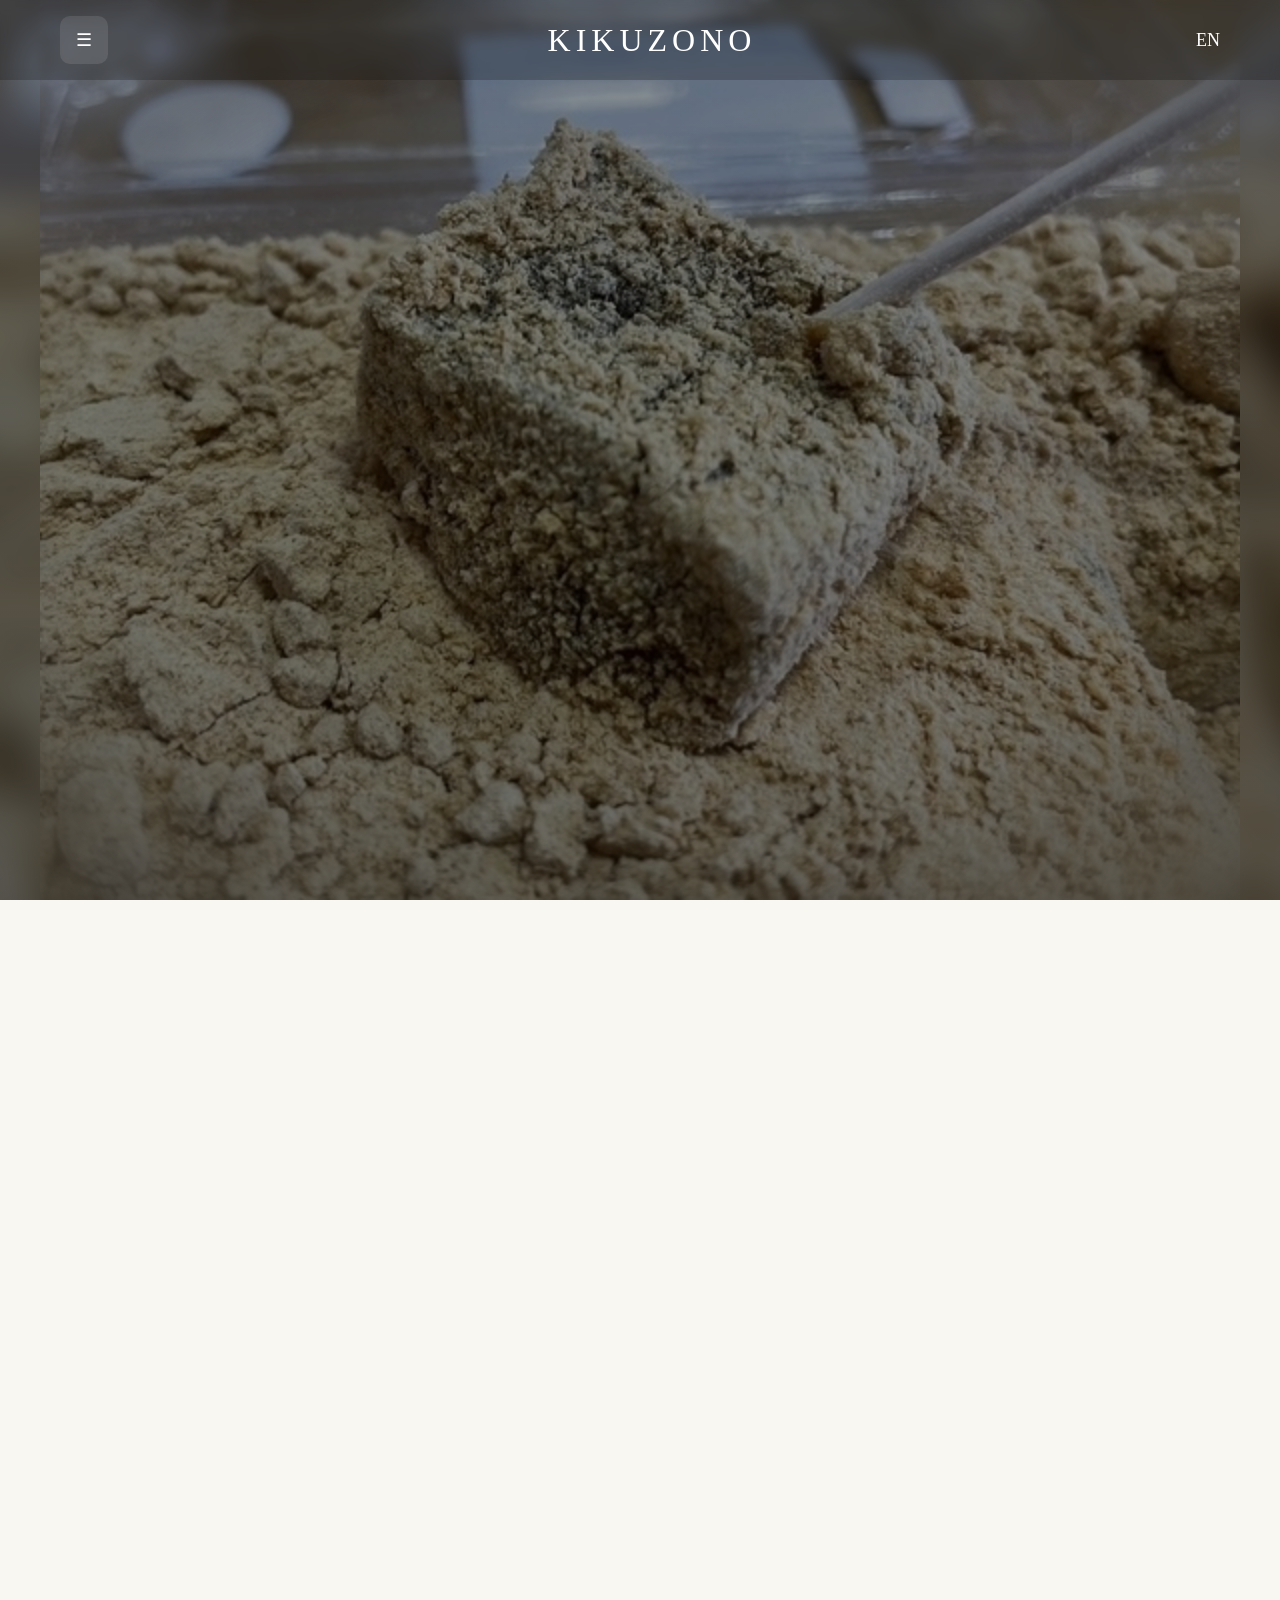
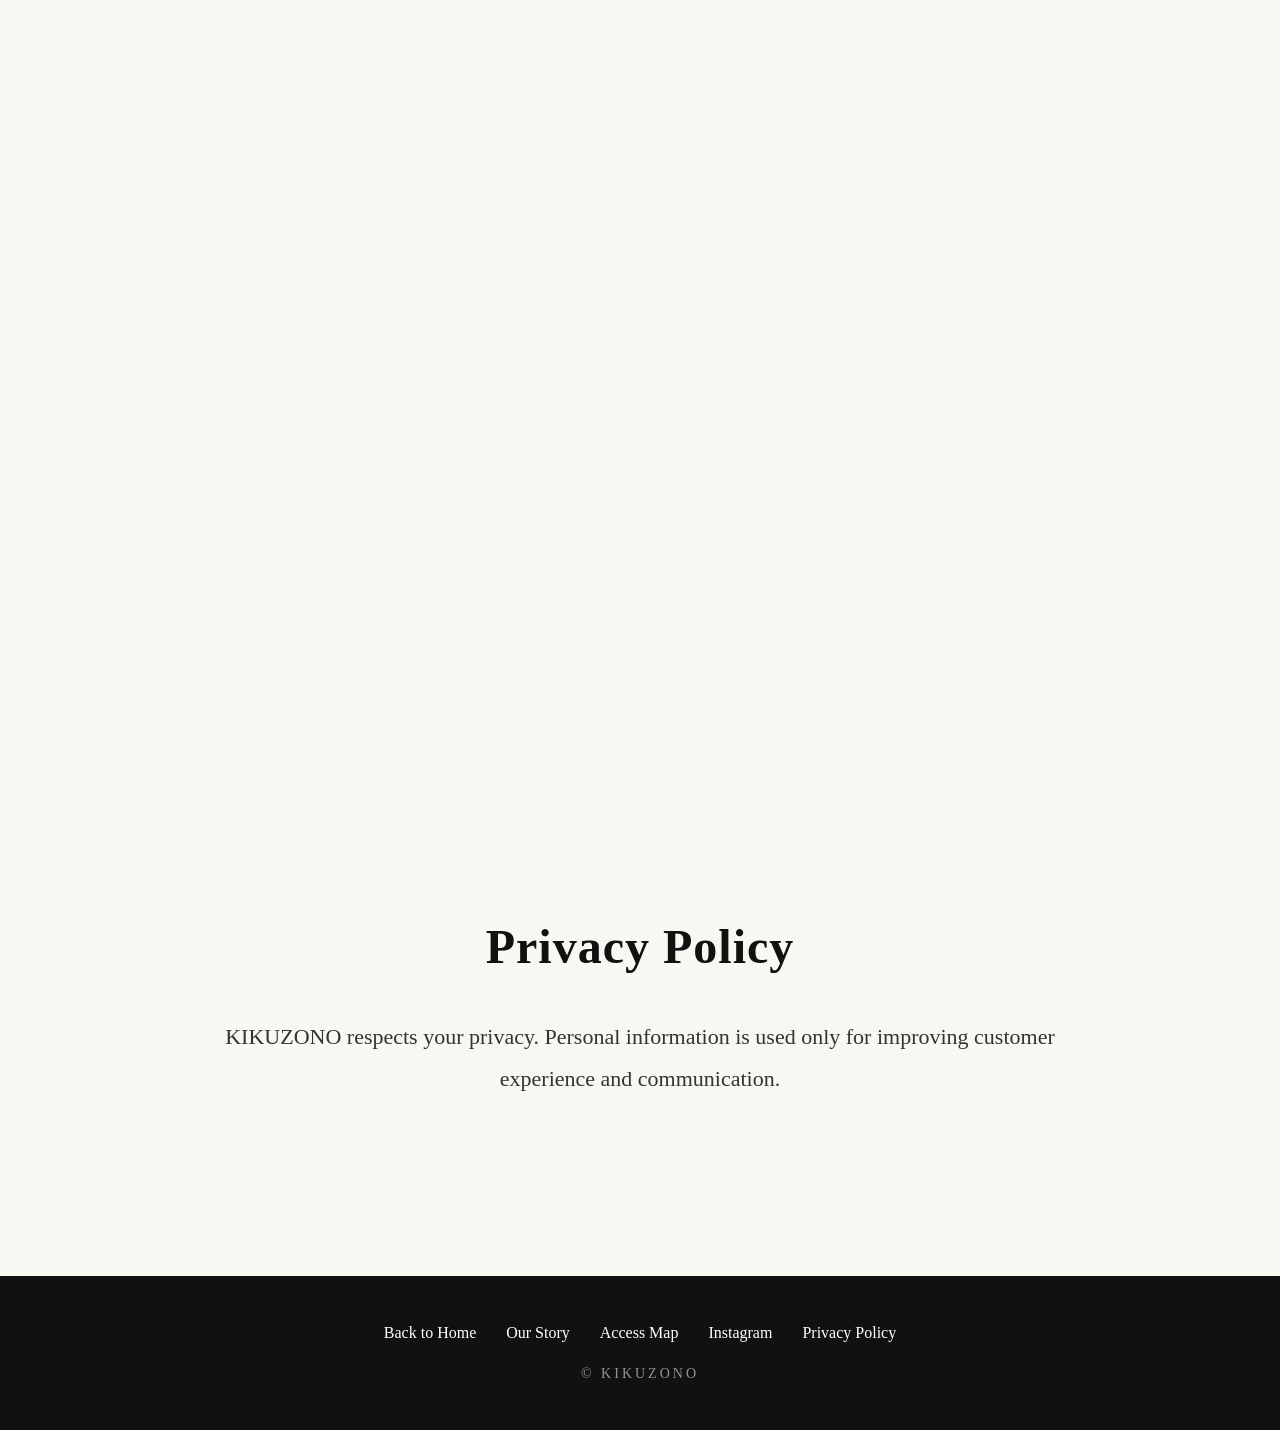
<file: index.html>
<!DOCTYPE html>
<html lang="en">
<head>
    <meta charset="UTF-8">
    <meta name="viewport" content="width=device-width, initial-scale=1.0">
    <title>KIKUZONO</title>
    <link rel="stylesheet" href="style.css">
</head>
<body>

<header>
    <div class="menu-button">
        <a href="#" class="menu-toggle">☰</a>
    </div>

    <div class="logo">
        <a href="index.html">KIKUZONO</a>
    </div>

    <div class="language-switch">
        <a href="index.html">EN</a>
    </div>

    <nav class="site-menu">
        <a href="index.html">Home</a>
        <a href="menu.html">Our Menu</a>
        <a href="access.html">Shop Info</a>
        <a href="index.html#our-story">Our Story</a>
        <a href="https://www.instagram.com/" target="_blank">Instagram</a>
        <a href="index.html#privacy-policy">Privacy Policy</a>
    </nav>
</header>

<section class="hero image-only-hero">
    <div class="overlay light-overlay"></div>
</section>

<section class="scroll-section lift-section reveal">
    <div class="center-text">
        <p class="eyebrow">KIKUZONO</p>
        <h1>Soft texture lifted by tradition.</h1>
        <p class="hero-copy visible-copy">
            Experience warabimochi the moment you open the box.
        </p>

        <div class="hero-actions">
            <a href="menu.html" class="button">View Our Menu</a>
            <a href="access.html" class="button secondary">Visit Us</a>
        </div>
    </div>
</section>

<section class="scroll-section warabimochi-name-section reveal">
    <div class="center-text vertical-japanese">
        <h2>わらびもち</h2>
        <p>warabimochi</p>
        <a href="menu.html" class="button">Learn More</a>
    </div>
</section>

<section class="collection-section reveal">
    <div class="section-intro">
        <h2>More Delights from KIKUZONO</h2>
        <p>Discover seasonal sweets and signature specialties from our collection.</p>
    </div>

    <!-- collection-section の gallery 部分だけ置き換え -->

    <div class="gallery">

        <a href="menu.html" class="product-card">
            <img src="images/kiku_monaka.jpg" alt="Kiku Monaka">
            <span>Kiku Monaka</span>
        </a>

        <a href="menu.html" class="product-card">
            <img src="images/kikuyaki_zangetsu.jpg" alt="Kikuyaki Zangetsu">
            <span>Kikuyaki Zangetsu</span>
        </a>

        <a href="menu.html" class="product-card">
            <img src="images/kokyo_large.jpg" alt="Kokyo no Kaori Large">
            <span>Kokyo no Kaori (Large)</span>
        </a>

        <a href="menu.html" class="product-card">
            <img src="images/kokyo_small.jpg" alt="Kokyo no Kaori Small">
            <span>Kokyo no Kaori (Small)</span>
        </a>

        <a href="menu.html" class="product-card">
            <img src="images/neri_yokan.jpg" alt="Neri Yokan">
            <span>Neri Yokan</span>
        </a>

    </div>
</section>

<section class="shop-section reveal">
    <div class="shop-bg"></div>
    <div class="shop-overlay"></div>

    <div class="shop-panel shop-panel-compact">
        <p class="shop-label">VISIT US</p>

        <h2>Visit our Chiba shop</h2>

        <p>
            Traditional Japanese sweets,
            available only at out Chiba shop.
        </p>

        <ul>
            <li>360-24 Wakamatsucho, Wakaba-ku, Chiba City</li>
            <li>9:00 AM - 6:00 PM / Closed Wednesdays</li>
        </ul>

        <a
            href="https://www.google.com/maps/search/?api=1&query=360-24+Wakamatsucho+Wakaba-ku+Chiba+Japan"
            target="_blank"
            class="button shop-button"
        >
            Open in Google Maps
        </a>
    </div>
</section>

<section id="our-story" class="story-section reveal">

    <div class="story-bg"></div>
    <div class="story-overlay"></div>

    <div class="story-content">

        <p class="shop-label">OUR STORY</p>

        <h2>Tradition Since 1955</h2>

        <p>
            Founded in Chiba in 1955, KIKUZONO has continued
            to craft traditional Japanese sweets with care and dedication.
        </p>

        <p>
            Our signature warabimochi is loved for its soft texture,
            rich kinako flavor, and handcrafted quality.
        </p>

        <p>
            We hope every visitor can experience
            a gentle moment of Japanese tradition through our sweets.
        </p>

    </div>

</section>

<section id="privacy-policy" class="privacy-section">
    <h2>Privacy Policy</h2>

    <p>
        KIKUZONO respects your privacy.
        Personal information is used only for improving
        customer experience and communication.
    </p>
</section>

<footer>
    <div class="footer-links">
        <a href="index.html">Back to Home</a>
        <a href="index.html#our-story">Our Story</a>
        <a href="access.html">Access Map</a>
        <a href="https://www.instagram.com/" target="_blank">Instagram</a>
        <a href="index.html#privacy-policy">Privacy Policy</a>
    </div>

    <p class="copyright">© KIKUZONO</p>
</footer>

<script src="script2.js"></script>
</body>
</html>
</file>
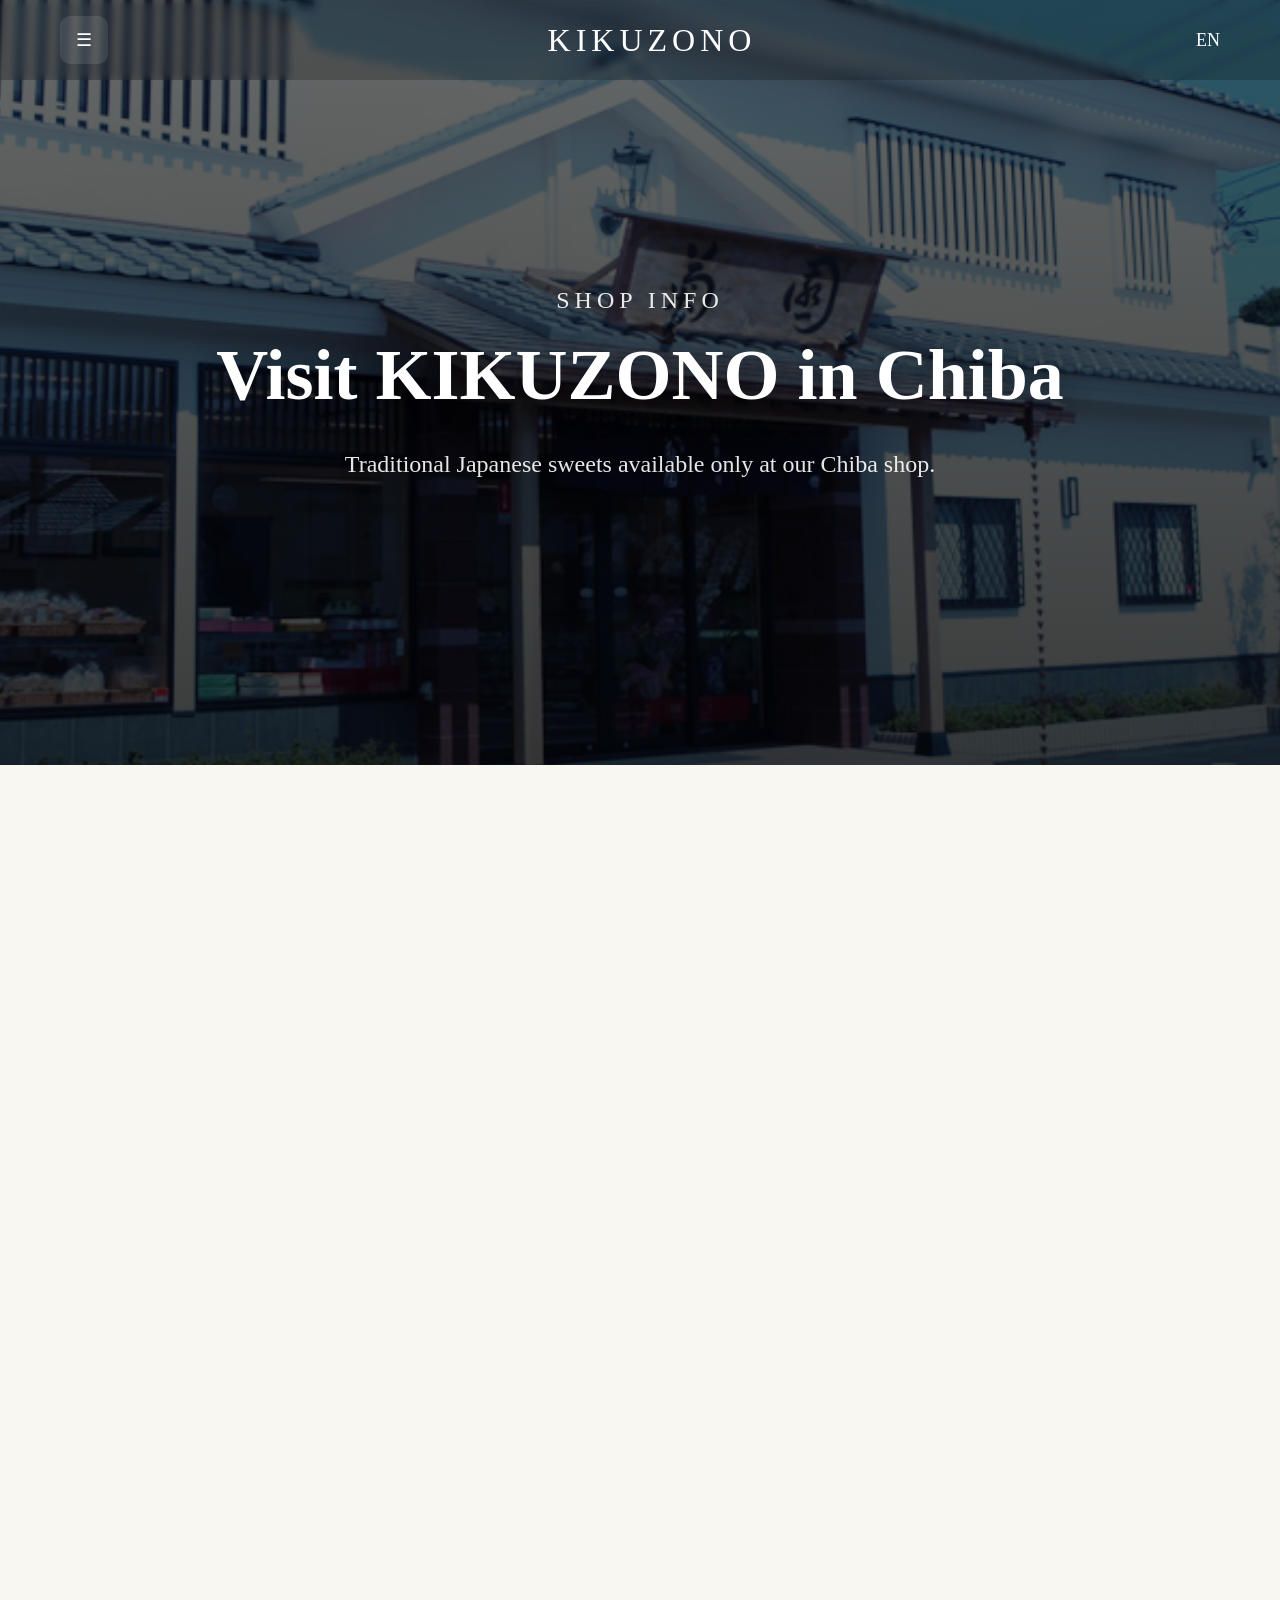
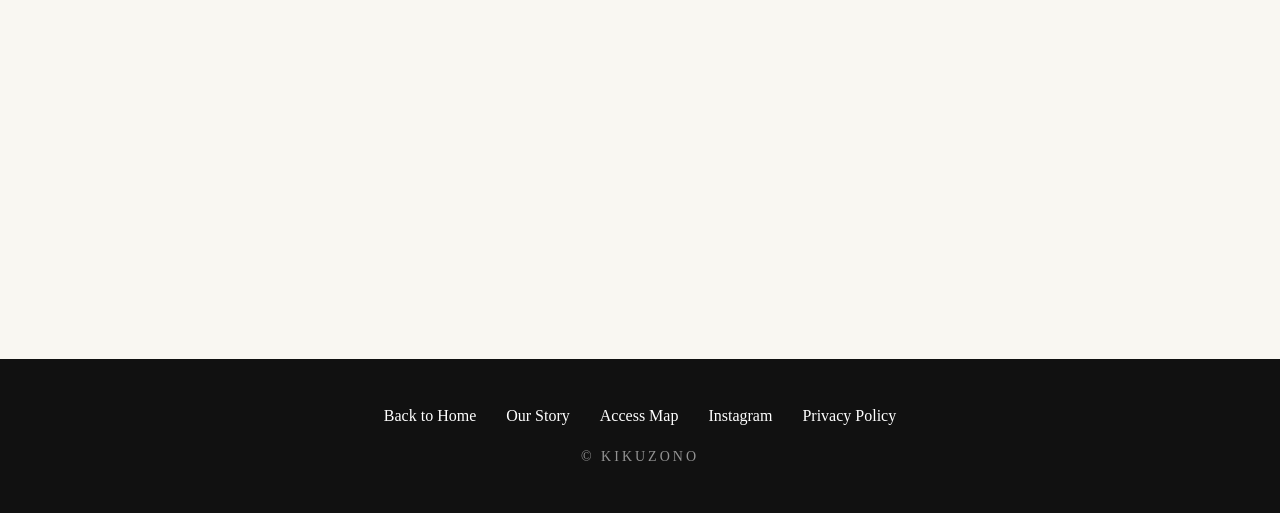
<file: access.html>
<!DOCTYPE html>
<html lang="en">
<head>
    <meta charset="UTF-8">
    <meta name="viewport" content="width=device-width, initial-scale=1.0">
    <title>Access - KIKUZONO</title>
    <link rel="stylesheet" href="style.css">
</head>
<body>

<header>
    <div class="menu-button">
        <a href="#" class="menu-toggle">☰</a>
    </div>

    <div class="logo">
        <a href="index.html">KIKUZONO</a>
    </div>

    <div class="language-switch">
        <a href="index.html">EN</a>
    </div>

    <nav class="site-menu">
        <a href="index.html">Home</a>
        <a href="menu.html">Our Menu</a>
        <a href="access.html">Shop Info</a>
        <a href="index.html#our-story">Our Story</a>
        <a href="https://www.instagram.com/" target="_blank">Instagram</a>
        <a href="index.html#privacy-policy">Privacy Policy</a>
    </nav>
</header>

<section class="access-hero reveal">
    <div class="access-hero-bg"></div>
    <div class="access-hero-overlay"></div>

    <div class="access-hero-content">
        <p class="shop-label">SHOP INFO</p>
        <h1>Visit KIKUZONO in Chiba</h1>
        <p>
            Traditional Japanese sweets available only at our Chiba shop.
        </p>
    </div>
</section>

<section class="access-detail-section reveal">
    <div class="access-detail-card">
        <p class="shop-label dark-label">INFORMATION</p>
        <h2>Shop Information</h2>

        <div class="access-detail-grid">
            <div class="access-detail-item">
                <span>Address</span>
                <p>360-24 Wakamatsucho, Wakaba-ku, Chiba City</p>
            </div>

            <div class="access-detail-item">
                <span>Hours</span>
                <p>9:00 AM - 6:00 PM</p>
            </div>

            <div class="access-detail-item">
                <span>Closed</span>
                <p>Wednesdays</p>
            </div>

            <div class="access-detail-item">
                <span>Style</span>
                <p>Takeout only / Store limited</p>
            </div>
        </div>

        <a
            href="https://www.google.com/maps/search/?api=1&query=360-24+Wakamatsucho+Wakaba-ku+Chiba+Japan"
            target="_blank"
            class="button"
        >
            Open in Google Maps
        </a>
    </div>
</section>

<section class="access-guide-section reveal">
    <div class="section-intro">
        <p class="shop-label dark-label">ACCESS GUIDE</p>
        <h2>Easy to Visit from Tokyo and Narita</h2>
        <p>
            KIKUZONO is located in Chiba, making it a special stop
            for travelers looking for authentic Japanese sweets.
        </p>
    </div>

    <div class="access-route-grid">
        <div class="access-route-card">
            <h3>From Tokyo Station</h3>
            <p>
                Travel toward Chiba City by train,
                then continue by local transportation or taxi.
            </p>
        </div>

        <div class="access-route-card">
            <h3>From Narita Airport</h3>
            <p>
                Convenient for visitors arriving in Japan
                who want to discover a local Chiba sweet shop.
            </p>
        </div>
    </div>
</section>

<section class="faq-section access-faq reveal">
    <p class="shop-label dark-label">FAQ</p>
    <h2>Before Your Visit</h2>

    <div class="faq-list">
        <div class="faq-item">
            <h3>Can I eat inside the shop?</h3>
            <p>
                KIKUZONO is mainly for takeout.
                Please enjoy our sweets after purchasing them.
            </p>
        </div>

        <div class="faq-item">
            <h3>Are the sweets available online?</h3>
            <p>
                Our sweets are available only at our Chiba shop.
                Please visit the store to purchase them.
            </p>
        </div>

        <div class="faq-item">
            <h3>Can I buy warabimochi as a souvenir?</h3>
            <p>
                Yes. Warabimochi is beautifully packaged
                and makes a special souvenir from Chiba.
            </p>
        </div>

        <div class="faq-item">
            <h3>How long does warabimochi last?</h3>
            <p>
                Warabimochi is best enjoyed within two days
                and should be kept refrigerated.
            </p>
        </div>
    </div>
</section>

<footer>
    <div class="footer-links">
        <a href="index.html">Back to Home</a>
        <a href="index.html#our-story">Our Story</a>
        <a href="access.html">Access Map</a>
        <a href="https://www.instagram.com/" target="_blank">Instagram</a>
        <a href="index.html#privacy-policy">Privacy Policy</a>
    </div>

    <p class="copyright">© KIKUZONO</p>
</footer>

<script src="script2.js"></script>
</body>
</html>
</file>
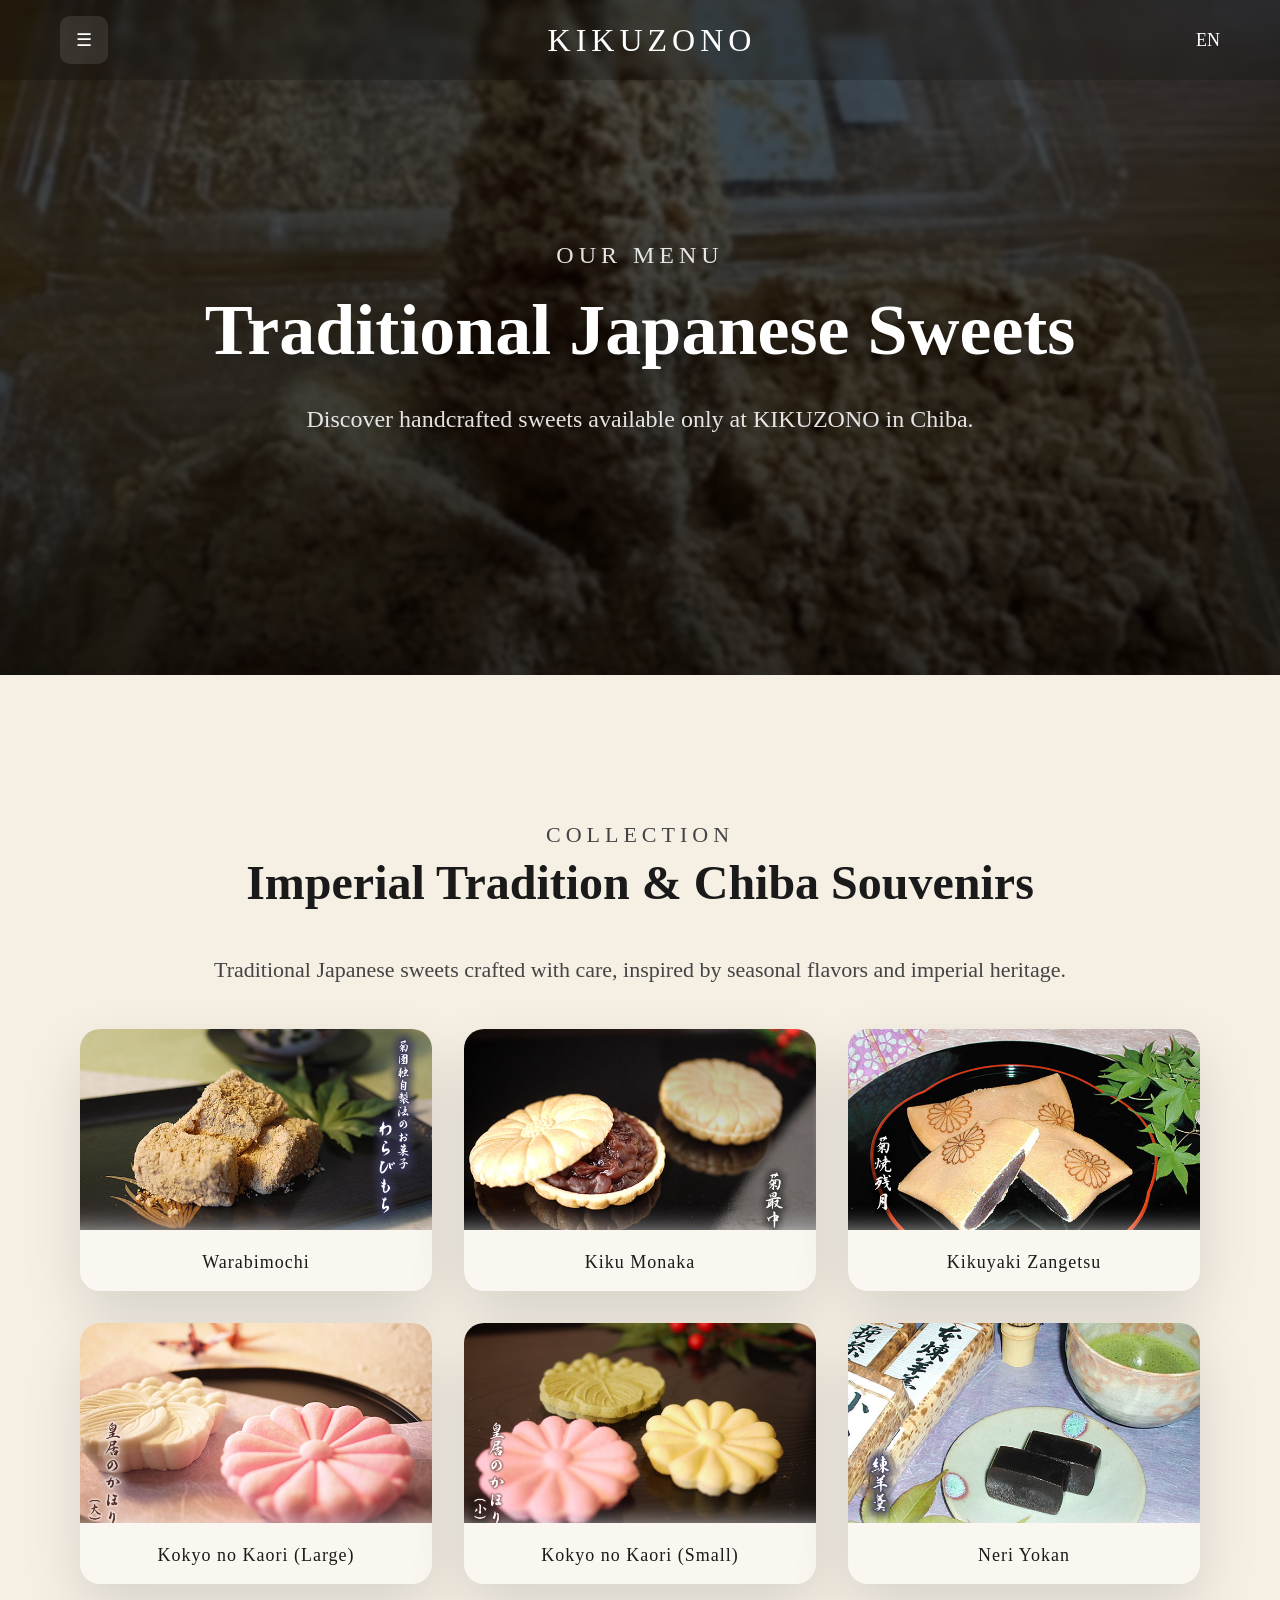
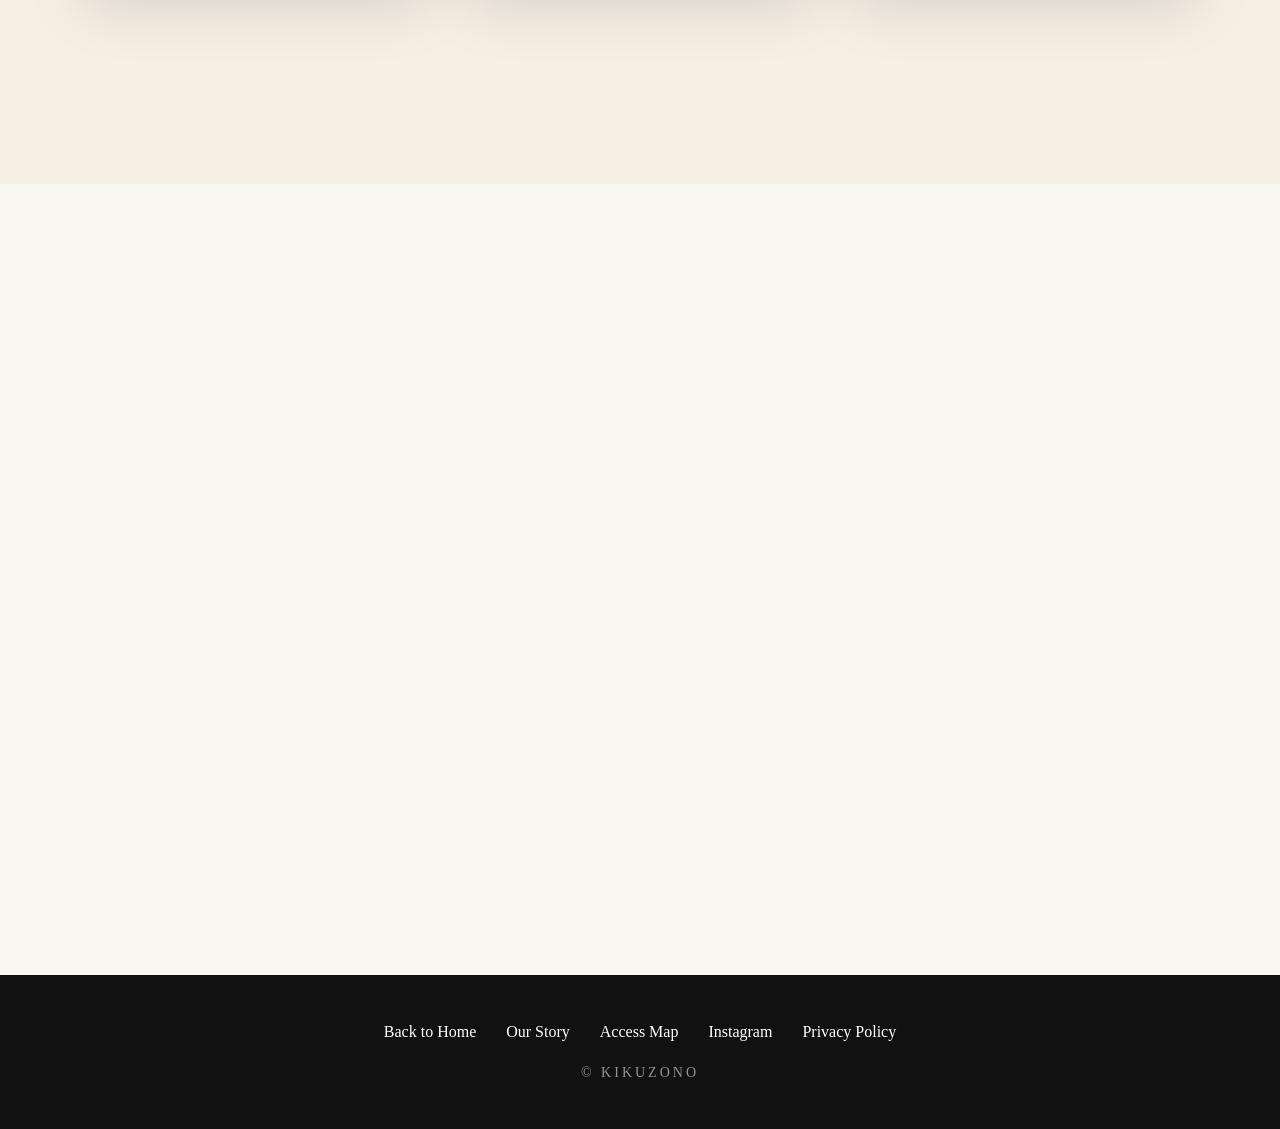
<file: menu.html>
<!DOCTYPE html>
<html lang="en">
<head>
    <meta charset="UTF-8">
    <meta name="viewport" content="width=device-width, initial-scale=1.0">
    <title>Our Menu - KIKUZONO</title>
    <link rel="stylesheet" href="style.css">
</head>
<body>

<header>
    <div class="menu-button">
        <a href="#" class="menu-toggle">☰</a>
    </div>

    <div class="logo">
        <a href="index.html">KIKUZONO</a>
    </div>

    <div class="language-switch">
        <a href="index.html">EN</a>
    </div>

    <nav class="site-menu">
        <a href="index.html">Home</a>
        <a href="menu.html">Our Menu</a>
        <a href="access.html">Shop Info</a>
        <a href="index.html#our-story">Our Story</a>
        <a href="https://www.instagram.com/" target="_blank">Instagram</a>
        <a href="index.html#privacy-policy">Privacy Policy</a>
    </nav>
</header>

<section class="menu-hero reveal">

    <div class="menu-hero-bg"></div>
    <div class="menu-hero-overlay"></div>

    <div class="menu-hero-content">
        <p class="shop-label">OUR MENU</p>

        <h1>Traditional Japanese Sweets</h1>

        <p>
            Discover handcrafted sweets available
            only at KIKUZONO in Chiba.
        </p>
    </div>

</section>

<section class="collection-section reveal">

    <div class="section-intro">
        <p class="shop-label dark-label">COLLECTION</p>

        <h2>Imperial Tradition & Chiba Souvenirs</h2>

        <p>
            Traditional Japanese sweets crafted with care,
            inspired by seasonal flavors and imperial heritage.
        </p>
    </div>

    <div class="gallery">

        <a href="warabimochi.html" class="product-card">
            <img src="images/warabimochi.jpg" alt="Warabimochi">
            <span>Warabimochi</span>
        </a>

        <div class="product-card">
            <img src="images/kiku_monaka.jpg" alt="Kiku Monaka">
            <span>Kiku Monaka</span>
        </div>

        <div class="product-card">
            <img src="images/kikuyaki_zangetsu.jpg" alt="Kikuyaki Zangetsu">
            <span>Kikuyaki Zangetsu</span>
        </div>

        <div class="product-card">
            <img src="images/kokyo_large.jpg" alt="Kokyo no Kaori Large">
            <span>Kokyo no Kaori (Large)</span>
        </div>

        <div class="product-card">
            <img src="images/kokyo_small.jpg" alt="Kokyo no Kaori Small">
            <span>Kokyo no Kaori (Small)</span>
        </div>

        <div class="product-card">
            <img src="images/neri_yokan.jpg" alt="Neri Yokan">
            <span>Neri Yokan</span>
        </div>

    </div>

</section>

<section class="store-limited-section reveal">

    <div class="store-limited-bg"></div>
    <div class="store-limited-overlay"></div>

    <div class="store-limited-content">

        <p class="shop-label">STORE LIMITED</p>

        <h2>Available only at our Chiba shop.</h2>

        <p>
            Please visit KIKUZONO in Chiba to purchase our traditional sweets.
            A special souvenir experience from Japan.
        </p>

        <a
            href="https://www.google.com/maps/search/?api=1&query=360-24+Wakamatsucho+Wakaba-ku+Chiba+Japan"
            target="_blank"
            class="button shop-button"
        >
            Open in Google Maps
        </a>

    </div>

</section>

<footer>
    <div class="footer-links">
        <a href="index.html">Back to Home</a>
        <a href="index.html#our-story">Our Story</a>
        <a href="access.html">Access Map</a>
        <a href="https://www.instagram.com/" target="_blank">Instagram</a>
        <a href="index.html#privacy-policy">Privacy Policy</a>
    </div>

    <p class="copyright">© KIKUZONO</p>
</footer>

<script src="script2.js"></script>
</body>
</html>
</file>
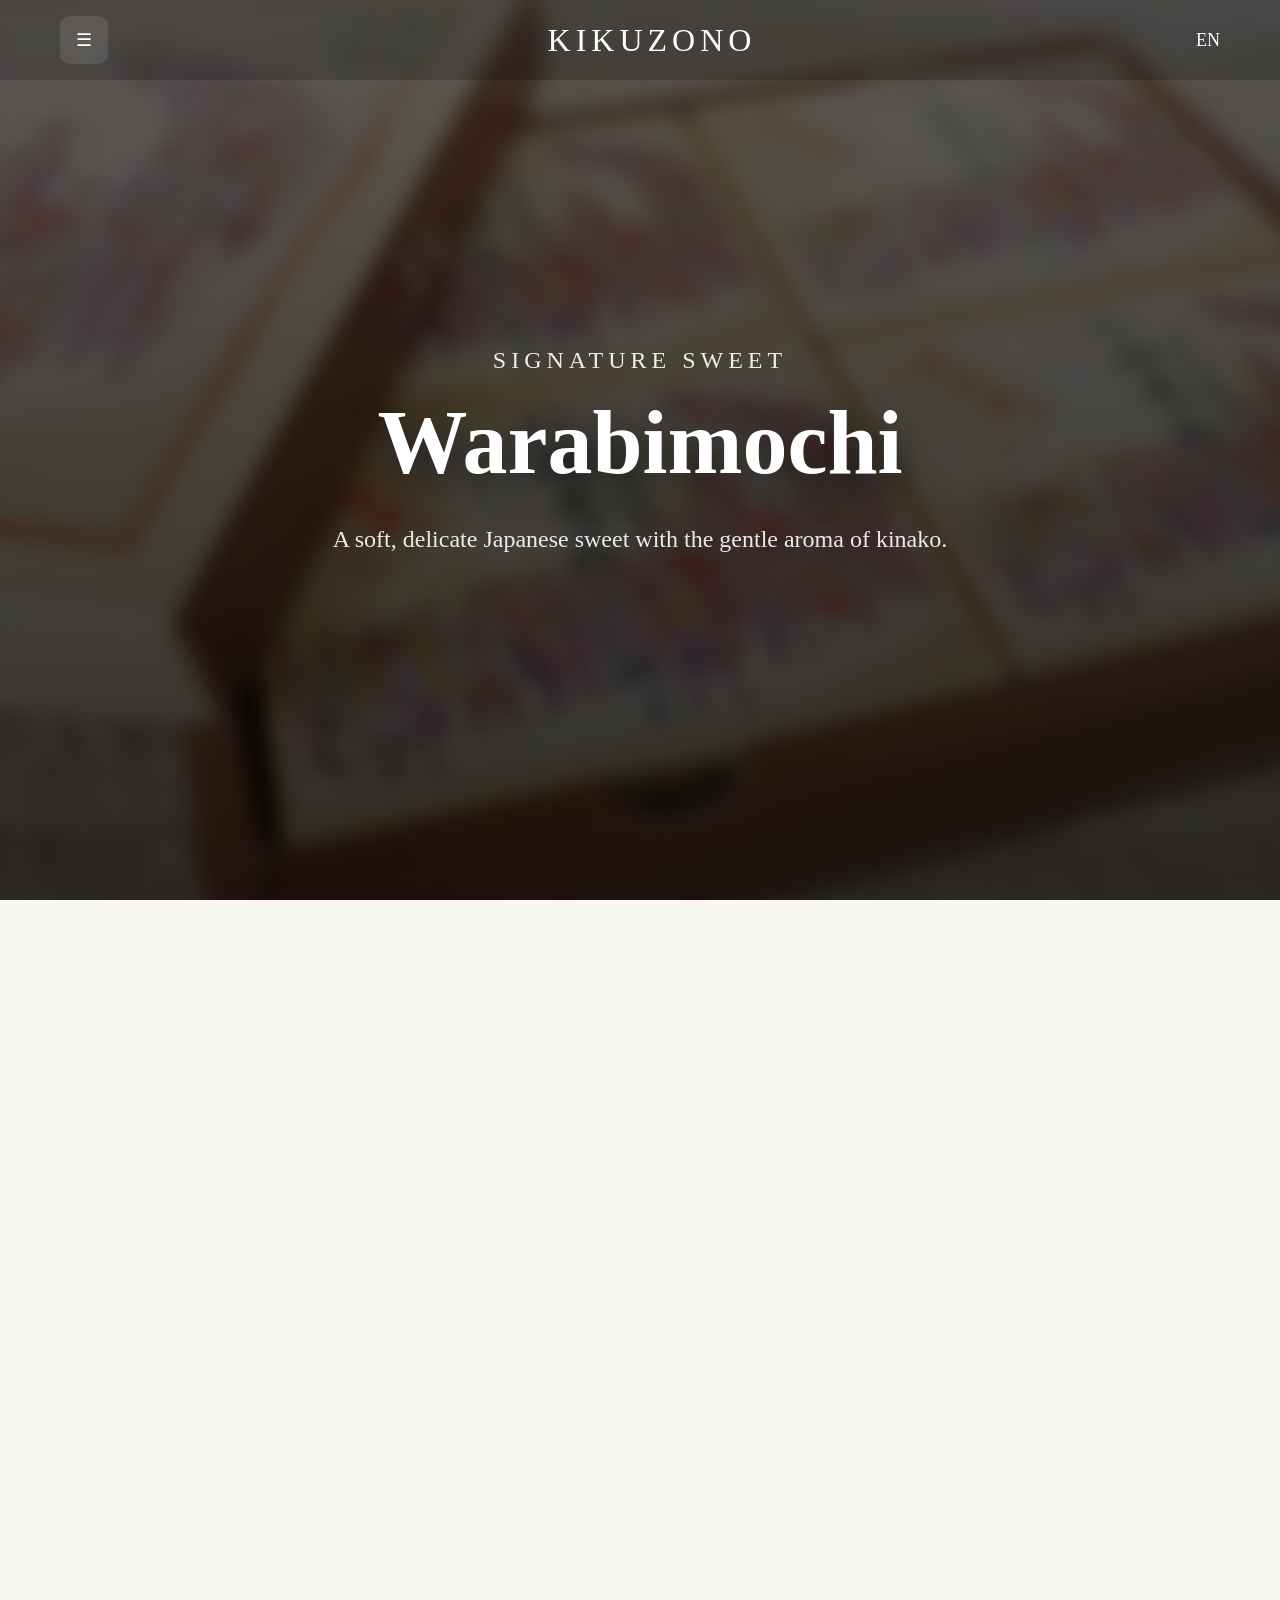
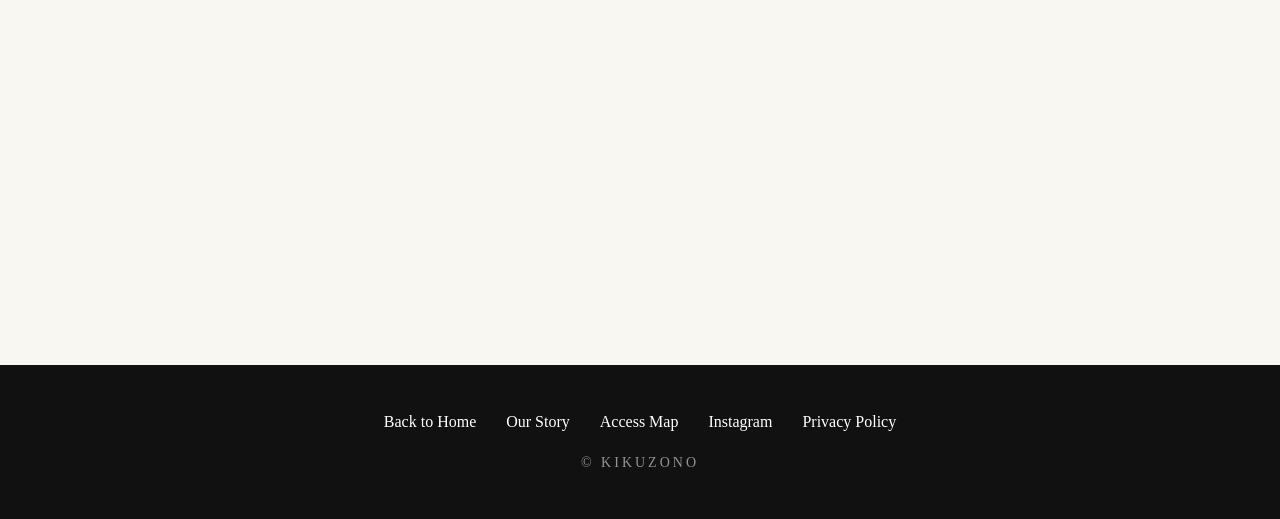
<file: warabimochi.html>
<!DOCTYPE html>
<html lang="en">
<head>
    <meta charset="UTF-8">
    <meta name="viewport" content="width=device-width, initial-scale=1.0">
    <title>Warabimochi - KIKUZONO</title>
    <link rel="stylesheet" href="style.css">
</head>
<body>

<header>
    <div class="menu-button">
        <a href="#" class="menu-toggle">☰</a>
    </div>

    <div class="logo">
        <a href="index.html">KIKUZONO</a>
    </div>

    <div class="language-switch">
        <a href="index.html">EN</a>
    </div>

    <nav class="site-menu">
        <a href="index.html">Home</a>
        <a href="menu.html">Our Menu</a>
        <a href="access.html">Shop Info</a>
        <a href="index.html#our-story">Our Story</a>
        <a href="https://www.instagram.com/" target="_blank">Instagram</a>
        <a href="index.html#privacy-policy">Privacy Policy</a>
    </nav>
</header>

<section class="warabi-detail-hero reveal">
    <div class="warabi-detail-bg"></div>
    <div class="warabi-detail-overlay"></div>

    <div class="warabi-detail-content">
        <p class="shop-label">SIGNATURE SWEET</p>

        <h1>Warabimochi</h1>

        <p>
            A soft, delicate Japanese sweet with the gentle aroma of kinako.
        </p>
    </div>
</section>

<section class="warabi-intro-section reveal">
    <div class="warabi-intro-image">
        <img src="images/warabimochi.jpg" alt="Warabimochi">
    </div>

    <div class="warabi-intro-text">
        <p class="shop-label dark-label">ABOUT</p>

        <h2>Soft texture, gentle sweetness.</h2>

        <p>
            KIKUZONO's warabimochi is carefully crafted with bracken starch,
            sugar, and kinako soybean powder. Its soft texture and fragrant
            roasted soybean flavor create a calm, traditional taste experience.
        </p>

        <p>
            It contains no preservatives and is best enjoyed fresh and chilled.
        </p>
    </div>
</section>

<section class="warabi-info-section reveal">
    <p class="shop-label dark-label">PRODUCT INFORMATION</p>

    <h2>Details</h2>

    <div class="warabi-info-grid">
        <div class="warabi-info-card">
            <span>Ingredients</span>
            <p>Bracken starch, sugar, kinako soybean powder</p>
        </div>

        <div class="warabi-info-card">
            <span>Storage</span>
            <p>Keep refrigerated</p>
        </div>

        <div class="warabi-info-card">
            <span>Best Before</span>
            <p>2 days</p>
        </div>

        <div class="warabi-info-card">
            <span>Price</span>
            <p>2 boxes ¥700 / 4 boxes ¥1,400</p>
        </div>
    </div>
</section>

<section class="warabi-size-section reveal">
    <p class="shop-label dark-label">CHOOSE YOUR SIZE</p>

    <h2>Two Ways to Take Home Tradition</h2>

    <p class="warabi-size-lead">
        Choose the size that fits your visit.
        Both are available only at our Chiba shop.
    </p>

    <div class="warabi-size-grid">

        <div class="warabi-size-card">
            <img src="images/warabimochi_2box.jpg" alt="Warabimochi 2-box set">

            <div class="warabi-size-text">
                <h3>2 Boxes</h3>
                <p class="price">¥700</p>
                <p>
                    Perfect for a small souvenir or a personal taste of KIKUZONO.
                </p>
            </div>
        </div>

        <div class="warabi-size-card">
            <img src="images/warabimochi_4box.jpg" alt="Warabimochi 4-box set">

            <div class="warabi-size-text">
                <h3>4 Boxes</h3>
                <p class="price">¥1,400</p>
                <p>
                    Ideal for sharing with family, friends, or as a thoughtful gift.
                </p>
            </div>
        </div>

    </div>

    <div class="warabi-package-detail">
        <img src="images/warabimochi_inside.jpg" alt="Warabimochi package inside">

        <div>
            <h3>Beautifully packaged for taking home.</h3>
            <p>
                Each box is designed as a refined souvenir,
                making it easy to enjoy traditional Japanese sweets after your visit.
            </p>
        </div>
    </div>
</section>

<section class="warabi-enjoy-section reveal">
    <div class="warabi-enjoy-content">
        <p class="shop-label">HOW TO ENJOY</p>

        <h2>Just open and enjoy.</h2>

        <p>
            No special preparation is needed.
            Take it home, open the box, and enjoy the soft texture fresh and chilled.
        </p>

        <a href="menu.html" class="button shop-button">Back to Menu</a>
    </div>
</section>

<section class="store-limited-section reveal">
    <div class="store-limited-bg"></div>
    <div class="store-limited-overlay"></div>

    <div class="store-limited-content">
        <p class="shop-label">STORE LIMITED</p>

        <h2>Available only at our Chiba shop.</h2>

        <p>
            Please visit KIKUZONO in Chiba to purchase warabimochi.
            It is a special souvenir experience from Japan.
        </p>

        <a
            href="https://www.google.com/maps/search/?api=1&query=360-24+Wakamatsucho+Wakaba-ku+Chiba+Japan"
            target="_blank"
            class="button shop-button"
        >
            Open in Google Maps
        </a>
    </div>
</section>

<footer>
    <div class="footer-links">
        <a href="index.html">Back to Home</a>
        <a href="index.html#our-story">Our Story</a>
        <a href="access.html">Access Map</a>
        <a href="https://www.instagram.com/" target="_blank">Instagram</a>
        <a href="index.html#privacy-policy">Privacy Policy</a>
    </div>

    <p class="copyright">© KIKUZONO</p>
</footer>

<script src="script2.js"></script>
</body>
</html>
</file>
<file: style.css>
/* =========================================
   KIKUZONO WEBSITE STYLE.CSS
   TABLE OF CONTENTS

   1. RESET & BASE
   2. HEADER & NAVIGATION
   3. COMMON COMPONENTS
      - Buttons
      - Labels
      - Reveal Animation
      - Footer
   4. HOME PAGE
      - Hero Visual Sections
      - Collection
      - Visit Us
      - Our Story
      - Privacy
   5. MENU PAGE
      - Menu Hero
      - Store Limited
   6. WARABIMOCHI DETAIL PAGE
      - Detail Hero
      - Intro
      - Product Info
      - Size Section
   7. ACCESS PAGE
      - Access Hero
      - Shop Information
      - Access Guide
      - FAQ
   8. RESPONSIVE
========================================= */

/* =========================================
   1. RESET & BASE
========================================= */

* {
    margin: 0;
    padding: 0;
    box-sizing: border-box;
}

body {
    font-family: "Times New Roman", serif;
    background-color: #f9f7f2;
    color: #111;
    overflow-x: hidden;
}

/* =========================================
   2. HEADER & NAVIGATION
========================================= */

header {
    position: fixed;
    top: 0;
    width: 100%;
    height: 80px;
    display: flex;
    justify-content: space-between;
    align-items: center;
    padding: 0 60px;
    z-index: 1000;
    background: rgba(0,0,0,0.2);
    backdrop-filter: blur(5px);
}

header a {
    text-decoration: none;
    color: white;
    font-size: 18px;
}

.menu-button {
    position: relative;
    z-index: 1100;
}

.menu-button a {
    display: inline-flex;
    align-items: center;
    justify-content: center;
    width: 48px;
    height: 48px;
    background: rgba(255,255,255,0.1);
    border-radius: 10px;
}

.menu-button a:hover {
    background: rgba(255,255,255,0.2);
}

.site-menu {
    position: absolute;
    top: 90px;
    left: 60px;
    width: 260px;
    background: rgba(255,255,255,0.96);
    border-radius: 16px;
    box-shadow: 0 24px 60px rgba(0,0,0,0.14);
    opacity: 0;
    visibility: hidden;
    transform: translateY(-10px);
    transition: 0.25s ease;
    backdrop-filter: blur(10px);
    z-index: 1050;
}

header.menu-open .site-menu {
    opacity: 1;
    visibility: visible;
    transform: translateY(0);
}

.site-menu a {
    display: block;
    padding: 16px 24px;
    color: #111;
    border-bottom: 1px solid #eee;
    font-size: 18px;
}

.site-menu a:last-child {
    border-bottom: none;
}

.site-menu a:hover {
    background: #f4f1ea;
}

.logo a {
    font-size: 32px;
    letter-spacing: 5px;
}

/* =========================================
   3. COMMON LAYOUT
========================================= */

.hero,
.scroll-section {
    min-height: 100vh;
    display: flex;
    justify-content: center;
    align-items: center;
}

.hero {
    position: relative;
    width: 100%;
    background-size: cover;
    background-position: center;
    text-align: center;
    color: white;
}

/* =========================================
   4. HOME PAGE - HERO VISUAL SECTIONS
========================================= */

.image-only-hero,
.lift-section,
.warabimochi-name-section {
    position: relative;
    overflow: hidden;

    min-height: 100vh;

    display: flex;
    justify-content: center;
    align-items: center;

    background: #d8c8aa;
}

/* Hero blurred background layer */

.image-only-hero::before,
.lift-section::before,
.warabimochi-name-section::before {
    content: "";

    position: absolute;
    inset: 0;

    background-size: cover;
    background-position: center;

    filter:
        blur(18px)
        brightness(0.58);

    transform: scale(1.15);

    z-index: 0;
}

/* Individual image sources */

.image-only-hero::before {
    background-image: url('images/アップ.jpg');
}

.lift-section::before {
    background-image: url('images/持ち上げ.jpg');
}

.warabimochi-name-section::before {
    background-image: url('images/わらびもち.jpg');
}

/* Hero sharp center image layer */

.image-only-hero::after,
.lift-section::after,
.warabimochi-name-section::after {
    content: "";

    position: absolute;

    inset: 0;

    background-size: contain;
    background-position: center;
    background-repeat: no-repeat;

    z-index: 1;

    filter: brightness(0.65);

    mask-image:
        radial-gradient(
            ellipse at center,
            black 62%,
            transparent 100%
        );

    -webkit-mask-image:
        radial-gradient(
            ellipse at center,
            black 62%,
            transparent 100%
        );
}

/* Individual center image sources */

.image-only-hero::after {
    background-image: url('images/アップ.jpg');
}

.lift-section::after {
    background-image: url('images/持ち上げ.jpg');
}

.warabimochi-name-section::after {
    background-image: url('images/わらびもち.jpg');
}

/* Hero dark overlay */

.overlay {
    position: absolute;
    inset: 0;

    background:
        linear-gradient(
            to bottom,
            rgba(0,0,0,0.12),
            rgba(0,0,0,0.32)
        );

    z-index: 2;
}

/* Hero text layer */

.center-text {
    position: relative;
    z-index: 3;
}

.eyebrow {
    text-transform: uppercase;
    letter-spacing: 8px;
    margin-bottom: 18px;
    opacity: 0.9;
    font-size: 18px;
}

.lift-section h1 {
    font-size: 72px;
    line-height: 1.15;
    letter-spacing: 5px;
    margin-bottom: 24px;

    color: rgba(255, 255, 255, 0.92);

    text-shadow:
        0 6px 24px rgba(0,0,0,0.45);
}

.hero-copy {
    max-width: 760px;
    margin: 0 auto 32px;
    font-size: 22px;
    line-height: 1.8;
    color: rgba(255, 255, 255, 0.82);
    text-shadow:
        0 2px 12px rgba(0, 0, 0, 0.4);
}

.visible-copy {
    opacity: 1;
    transform: none;
}

.hero-actions {
    display: flex;
    justify-content: center;
    gap: 16px;
    flex-wrap: wrap;
}

/* =========================================
   3. COMMON COMPONENTS - BUTTONS
========================================= */

.button {
    display: inline-block;
    padding: 16px 40px;
    background: black;
    color: white;
    text-decoration: none;
    transition: 0.3s;
}

.button:hover {
    background: #444;
}

.button.secondary {
    background: rgba(255,255,255,0.16);
    border: 1px solid rgba(255,255,255,0.6);
}

.button.secondary:hover {
    background: rgba(255,255,255,0.3);
}

.vertical-japanese h2 {
    writing-mode: vertical-rl;
    font-size: 120px;
    margin: auto;
    color: rgba(255, 255, 255, 0.95);
    text-shadow:
        0 8px 28px rgba(0, 0, 0, 0.45);
}

.vertical-japanese p {
    margin-top: 30px;
    margin-bottom: 30px;
    font-size: 24px;
    color: rgba(255, 255, 255, 0.78);
}

/* =========================================
   4. COMMON SECTIONS / COLLECTION
========================================= */

.collection-section,
.menu-hero,
.guide-section,
.access-section,
.faq-section,
.ingredients-section {
    padding: 140px 80px;
    text-align: center;
}

.collection-section {
    background: #f5efe4;
    color: #1a1a1a;
}

.collection-section h2,
.menu-hero h1,
.guide-section h2,
.access-section h1,
.faq-section h2,
.ingredients-section h2 {
    margin-bottom: 40px;
    font-size: 48px;
}

.section-intro {
    max-width: 900px;
    margin: 0 auto 40px;
}

.section-intro p,
.ingredients-section p {
    max-width: 980px;
    margin: 0 auto;
    color: #444;
    font-size: 22px;
    line-height: 1.8;
}

.gallery {
    display: grid;
    grid-template-columns: repeat(auto-fit, minmax(280px, 1fr));
    gap: 32px;
    max-width: 1600px;
    margin: 0 auto 60px;
}

.product-card {
    display: block;
    width: 100%;
    border-radius: 20px;
    overflow: hidden;
    background: #faf7f0;
    box-shadow: 0 24px 60px rgba(0,0,0,0.12);
    text-decoration: none;
    color: #111;
    transition: 0.3s ease;
}

.product-card:hover {
    transform: translateY(-8px);
    box-shadow: 0 32px 80px rgba(0,0,0,0.18);
}

.product-card img {
    width: 100%;
    height: auto;
    background: #f5f1e8;
}

.product-card span {
    display: block;
    padding: 18px 20px;
    font-size: 18px;
    letter-spacing: 1px;
    font-weight: 500;
    color: #1b1b1b;
}

/* =========================================
   4. HOME PAGE - VISIT US SECTION
========================================= */

.shop-section {
    position: relative;
    min-height: 100vh;
    display: flex;
    align-items: flex-end;
    justify-content: flex-end;
    padding: 140px 70px 90px;
    color: white;
    overflow: hidden;
}

.shop-bg {
    position: absolute;
    inset: 0;
    background-image: url('images/shop.jpg');
    background-size: cover;
    background-position: center;
    filter: brightness(0.82) saturate(1);
    transform: scale(1.03);
    transition: transform 1.5s ease;
}

.shop-section.visible .shop-bg {
    transform: scale(1);
}

.shop-overlay {
    position: absolute;
    inset: 0;
    background:
        linear-gradient(
            to right,
            rgba(0,0,0,0.05),
            rgba(0,0,0,0.35)
        ),
        linear-gradient(
            to bottom,
            rgba(0,0,0,0.05),
            rgba(0,0,0,0.35)
        );
}

.shop-panel {
    position: relative;
    z-index: 2;
    max-width: 560px;
    padding: 42px 44px;
    background: rgba(10,10,10,0.48);
    backdrop-filter: blur(8px);
    border-radius: 26px;
    border: 1px solid rgba(255,255,255,0.12);
    text-align: left;
    box-shadow: 0 24px 70px rgba(0,0,0,0.35);
}

.shop-label {
    font-size: 13px;
    letter-spacing: 5px;
    margin-bottom: 14px;
    color: rgba(255,255,255,0.78);
}

.shop-panel h2 {
    font-size: 42px;
    line-height: 1.15;
    margin-bottom: 20px;
    letter-spacing: 1px;
}

.shop-panel p {
    font-size: 18px;
    line-height: 1.8;
    margin-bottom: 24px;
    color: rgba(255,255,255,0.92);
}

.shop-panel ul {
    list-style: none;
    margin-bottom: 28px;
}

.shop-panel li {
    margin-bottom: 10px;
    font-size: 16px;
    color: rgba(255,255,255,0.9);
}

.shop-button {
    background: white;
    color: black;
    font-weight: bold;
}

.shop-button:hover {
    background: #e8dcc2;
    color: black;
}

/* =========================================
   LEGACY / SHARED CARDS
========================================= */

.features {
    display: flex;
    justify-content: center;
    gap: 40px;
    margin-top: 60px;
    flex-wrap: wrap;
}

.feature-card {
    width: 300px;
    padding: 40px;
    background: white;
    box-shadow: 0 4px 20px rgba(0,0,0,0.1);
}

.guide-grid {
    display: flex;
    justify-content: center;
    gap: 40px;
    margin-top: 60px;
    flex-wrap: wrap;
}

.guide-card img {
    width: 500px;
    height: 500px;
    object-fit: cover;
}

.guide-card h3 {
    margin-top: 20px;
}

.small-link {
    display: inline-block;
    margin-top: 25px;
    color: white;
    background: #111;
    padding: 10px 22px;
    text-decoration: none;
    border-radius: 4px;
}

.small-link:hover {
    background: #333;
}

.access-info {
    font-size: 24px;
    line-height: 2;
}

.map-button {
    margin-top: 40px;
}

.faq-item {
    margin-bottom: 40px;
}

/* =========================================
   3. COMMON COMPONENTS - REVEAL ANIMATION
========================================= */

.reveal {
    opacity: 0;
    transform: translateY(40px);
    transition: opacity 0.8s ease, transform 0.8s ease;
}

.reveal.visible {
    opacity: 1;
    transform: none;
}

/* =========================================
   4. HOME PAGE - OUR STORY SECTION
========================================= */

.story-section {
    position: relative;

    min-height: 100vh;

    display: flex;
    justify-content: center;
    align-items: center;

    overflow: hidden;

    padding: 120px 40px;

    color: white;
}

.story-bg {
    position: absolute;
    inset: 0;

    background-image: url('images/shop.jpg');

    background-size: cover;
    background-position: center;

    filter:
        brightness(0.45)
        blur(2px);

    transform: scale(1.05);

    z-index: 0;
}

.story-overlay {
    position: absolute;
    inset: 0;

    background:
        linear-gradient(
            to bottom,
            rgba(0,0,0,0.35),
            rgba(0,0,0,0.6)
        );

    z-index: 1;
}

.story-content {
    position: relative;
    z-index: 2;

    max-width: 900px;

    text-align: center;

    padding: 70px 60px;

    background: rgba(10,10,10,0.35);

    backdrop-filter: blur(8px);

    border-radius: 28px;

    border: 1px solid rgba(255,255,255,0.08);
}

.story-content h2 {
    font-size: 58px;

    margin-bottom: 36px;
}

.story-content p {
    font-size: 22px;

    line-height: 2;

    margin-bottom: 24px;

    color: rgba(255,255,255,0.92);
}

.privacy-section {
    padding: 150px 80px;
    text-align: center;
    background: #f9f7f2;
}

.privacy-section h2 {
    margin-bottom: 42px;
    font-size: 48px;
    letter-spacing: 1px;
}

.privacy-section p {
    max-width: 900px;
    margin: 0 auto 26px;
    color: #333;
    font-size: 22px;
    line-height: 1.9;
}

/* =========================================
   3. COMMON COMPONENTS - FOOTER
========================================= */

footer {
    display: flex;
    flex-direction: column;
    align-items: center;
    gap: 24px;
    padding: 48px 40px;
    background: #111;
}

.footer-links {
    display: flex;
    justify-content: center;
    flex-wrap: wrap;
    gap: 30px;
}

footer a {
    color: white;
    text-decoration: none;
}

footer a:hover {
    opacity: 0.7;
}

.copyright {
    color: rgba(255,255,255,0.55);
    font-size: 14px;
    letter-spacing: 3px;
}

@media (max-width: 768px) {
    header {
        padding: 0 24px;
    }

    .logo a {
        font-size: 24px;
    }

    .lift-section h1 {
        font-size: 42px;
    }

    .vertical-japanese h2 {
        font-size: 84px;
    }

    .collection-section,
    .menu-hero,
    .guide-section,
    .access-section,
    .faq-section,
    .story-section,
    .privacy-section,
    .ingredients-section {
        padding: 100px 24px;
    }

    .guide-card img {
        width: 100%;
        height: auto;
    }

    .shop-panel {
        padding: 40px 24px;
    }
}

/* =========================================
   5. MENU PAGE - HERO
========================================= */

.menu-hero {
    position: relative;

    min-height: 75vh;

    display: flex;
    justify-content: center;
    align-items: center;

    overflow: hidden;

    color: white;

    text-align: center;

    padding: 140px 40px;
}

.menu-hero-bg {
    position: absolute;
    inset: 0;

    background-image: url('images/持ち上げ.jpg');

    background-size: cover;
    background-position: center;

    filter:
        brightness(0.45)
        blur(2px);

    transform: scale(1.05);

    z-index: 0;
}

.menu-hero-overlay {
    position: absolute;
    inset: 0;

    background:
        linear-gradient(
            to bottom,
            rgba(0,0,0,0.25),
            rgba(0,0,0,0.55)
        );

    z-index: 1;
}

.menu-hero-content {
    position: relative;
    z-index: 2;

    max-width: 900px;
}

.menu-hero-content h1 {
    font-size: 72px;

    margin-bottom: 28px;

    line-height: 1.1;

    text-shadow:
        0 8px 30px rgba(0,0,0,0.4);
}

.menu-hero-content p {
    font-size: 24px;

    line-height: 1.8;

    color: rgba(255,255,255,0.88);
}

/* =========================================
   3. COMMON COMPONENTS - LABELS
========================================= */

.dark-label {
    color: #8b6b35;
}

/* =========================================
   5. MENU / PRODUCT PAGE - STORE LIMITED
========================================= */

.store-limited-section {
    position: relative;

    min-height: 70vh;

    display: flex;
    justify-content: center;
    align-items: center;

    overflow: hidden;

    padding: 120px 40px;

    color: white;
}

.store-limited-bg {
    position: absolute;
    inset: 0;

    background-image: url('images/shop.jpg');

    background-size: cover;
    background-position: center;

    filter:
        brightness(0.4)
        blur(2px);

    transform: scale(1.05);

    z-index: 0;
}

.store-limited-overlay {
    position: absolute;
    inset: 0;

    background:
        linear-gradient(
            to bottom,
            rgba(0,0,0,0.3),
            rgba(0,0,0,0.65)
        );

    z-index: 1;
}

.store-limited-content {
    position: relative;
    z-index: 2;

    max-width: 900px;

    text-align: center;

    padding: 70px 60px;

    background: rgba(10,10,10,0.35);

    backdrop-filter: blur(8px);

    border-radius: 28px;

    border: 1px solid rgba(255,255,255,0.08);
}

.store-limited-content h2 {
    font-size: 58px;

    margin-bottom: 28px;
}

.store-limited-content p {
    font-size: 22px;

    line-height: 1.9;

    margin-bottom: 36px;

    color: rgba(255,255,255,0.9);
}

/* =========================================
   RESPONSIVE
========================================= */

@media (max-width: 768px) {

    .menu-hero-content h1 {
        font-size: 42px;
    }

    .menu-hero-content p {
        font-size: 18px;
    }

    .store-limited-content {
        padding: 50px 24px;
    }

    .store-limited-content h2 {
        font-size: 38px;
    }

    .store-limited-content p {
        font-size: 18px;
    }
}

/* =========================================
   6. WARABIMOCHI DETAIL PAGE
========================================= */

.warabi-detail-hero {
    position: relative;
    min-height: 100vh;
    display: flex;
    justify-content: center;
    align-items: center;
    overflow: hidden;
    color: white;
    text-align: center;
    padding: 140px 40px;
}

.warabi-detail-bg {
    position: absolute;
    inset: 0;
    background-image: url('images/わらびもち.jpg');
    background-size: cover;
    background-position: center;
    filter: blur(10px) brightness(0.48);
    transform: scale(1.08);
    z-index: 0;
}

.warabi-detail-overlay {
    position: absolute;
    inset: 0;
    background:
        linear-gradient(
            to bottom,
            rgba(0,0,0,0.22),
            rgba(0,0,0,0.58)
        );
    z-index: 1;
}

.warabi-detail-content {
    position: relative;
    z-index: 2;
    max-width: 900px;
}

.warabi-detail-content h1 {
    font-size: 90px;
    line-height: 1.05;
    margin-bottom: 28px;
    text-shadow: 0 10px 36px rgba(0,0,0,0.5);
}

.warabi-detail-content p {
    font-size: 24px;
    line-height: 1.8;
    color: rgba(255,255,255,0.9);
}

.warabi-intro-section {
    display: grid;
    grid-template-columns: 1fr 1fr;
    gap: 70px;
    align-items: center;
    padding: 150px 80px;
    background: #f9f7f2;
}

.warabi-intro-image img {
    width: 100%;
    display: block;
    border-radius: 28px;
    box-shadow: 0 30px 90px rgba(0,0,0,0.18);
}

.warabi-intro-text h2 {
    font-size: 58px;
    margin-bottom: 28px;
    line-height: 1.15;
}

.warabi-intro-text p {
    font-size: 22px;
    line-height: 1.9;
    color: #333;
    margin-bottom: 24px;
}

.warabi-info-section {
    padding: 150px 80px;
    text-align: center;
    background: #f5efe4;
}

.warabi-info-section h2 {
    font-size: 56px;
    margin-bottom: 50px;
}

.warabi-info-grid {
    display: grid;
    grid-template-columns: repeat(4, 1fr);
    gap: 24px;
    max-width: 1300px;
    margin: 0 auto;
}

.warabi-info-card {
    padding: 34px 24px;
    background: white;
    border-radius: 22px;
    box-shadow: 0 18px 55px rgba(0,0,0,0.09);
}

.warabi-info-card span {
    display: block;
    margin-bottom: 12px;
    font-size: 13px;
    letter-spacing: 3px;
    text-transform: uppercase;
    color: #8a6f3d;
}

.warabi-info-card p {
    font-size: 18px;
    line-height: 1.6;
    color: #222;
}

.warabi-enjoy-section {
    position: relative;
    padding: 150px 80px;
    text-align: center;
    background: #111;
    color: white;
}

.warabi-enjoy-content {
    max-width: 900px;
    margin: 0 auto;
}

.warabi-enjoy-content h2 {
    font-size: 58px;
    margin-bottom: 28px;
}

.warabi-enjoy-content p {
    font-size: 22px;
    line-height: 1.9;
    margin-bottom: 40px;
    color: rgba(255,255,255,0.86);
}

@media (max-width: 768px) {
    .warabi-detail-content h1 {
        font-size: 54px;
    }

    .warabi-intro-section {
        grid-template-columns: 1fr;
        padding: 100px 24px;
    }

    .warabi-intro-text h2 {
        font-size: 40px;
    }

    .warabi-info-section {
        padding: 100px 24px;
    }

    .warabi-info-grid {
        grid-template-columns: 1fr;
    }

    .warabi-enjoy-section {
        padding: 100px 24px;
    }

    .warabi-enjoy-content h2 {
        font-size: 40px;
    }
}

/* =========================================
   6. WARABIMOCHI DETAIL PAGE - SIZE SECTION
========================================= */

.warabi-size-section {
    padding: 150px 80px;
    text-align: center;
    background: #f9f7f2;
}

.warabi-size-section h2 {
    font-size: 56px;
    margin-bottom: 24px;
}

.warabi-size-lead {
    max-width: 820px;
    margin: 0 auto 60px;
    font-size: 22px;
    line-height: 1.8;
    color: #444;
}

.warabi-size-grid {
    display: grid;
    grid-template-columns: repeat(2, 1fr);
    gap: 36px;
    max-width: 1200px;
    margin: 0 auto 70px;
}

.warabi-size-card {
    overflow: hidden;
    background: white;
    border-radius: 26px;
    box-shadow: 0 24px 70px rgba(0,0,0,0.12);
    text-align: left;
}

.warabi-size-card img {
    width: 100%;
    height: 320px;

    object-fit: cover;

    display: block;
}

.warabi-size-text {
    padding: 34px 36px 40px;
}

.warabi-size-text h3 {
    font-size: 32px;
    margin-bottom: 12px;
}

.warabi-size-text .price {
    font-size: 26px;
    color: #8a6f3d;
    margin-bottom: 18px;
}

.warabi-size-text p {
    font-size: 18px;
    line-height: 1.7;
    color: #444;
}

.warabi-package-detail {
    display: grid;
    grid-template-columns: 1fr 1fr;
    gap: 50px;
    align-items: center;
    max-width: 1200px;
    margin: 0 auto;
    padding: 50px;
    background: #f5efe4;
    border-radius: 30px;
    text-align: left;
}

.warabi-package-detail img {
    width: 100%;
    display: block;
    border-radius: 22px;
}

.warabi-package-detail h3 {
    font-size: 36px;
    margin-bottom: 20px;
}

.warabi-package-detail p {
    font-size: 20px;
    line-height: 1.8;
    color: #444;
}

@media (max-width: 768px) {
    .warabi-size-section {
        padding: 100px 24px;
    }

    .warabi-size-section h2 {
        font-size: 38px;
    }

    .warabi-size-grid,
    .warabi-package-detail {
        grid-template-columns: 1fr;
    }

    .warabi-package-detail {
        padding: 28px;
    }
}

/* =========================================
   7. ACCESS PAGE
========================================= */

.access-hero {
    position: relative;
    min-height: 85vh;
    display: flex;
    justify-content: center;
    align-items: center;
    overflow: hidden;
    color: white;
    text-align: center;
    padding: 140px 40px;
}

.access-hero-bg {
    position: absolute;
    inset: 0;
    background-image: url('images/shop.jpg');
    background-size: cover;
    background-position: center;
    filter: brightness(0.55);
    transform: scale(1.04);
    z-index: 0;
}

.access-hero-overlay {
    position: absolute;
    inset: 0;
    background:
        linear-gradient(
            to bottom,
            rgba(0,0,0,0.25),
            rgba(0,0,0,0.58)
        );
    z-index: 1;
}

.access-hero-content {
    position: relative;
    z-index: 2;
    max-width: 920px;
}

.access-hero-content h1 {
    font-size: 72px;
    line-height: 1.1;
    margin-bottom: 28px;
    text-shadow: 0 8px 30px rgba(0,0,0,0.45);
}

.access-hero-content p {
    font-size: 24px;
    line-height: 1.8;
    color: rgba(255,255,255,0.9);
}

.access-detail-section {
    padding: 150px 80px;
    background: #f9f7f2;
}

.access-detail-card {
    max-width: 1100px;
    margin: 0 auto;
    padding: 70px 60px;
    background: white;
    border-radius: 30px;
    text-align: center;
    box-shadow: 0 24px 70px rgba(0,0,0,0.1);
}

.access-detail-card h2 {
    font-size: 56px;
    margin-bottom: 50px;
}

.access-detail-grid {
    display: grid;
    grid-template-columns: repeat(4, 1fr);
    gap: 24px;
    margin-bottom: 50px;
}

.access-detail-item {
    padding: 28px 22px;
    background: #f5efe4;
    border-radius: 20px;
}

.access-detail-item span {
    display: block;
    margin-bottom: 12px;
    font-size: 13px;
    letter-spacing: 3px;
    text-transform: uppercase;
    color: #8a6f3d;
}

.access-detail-item p {
    font-size: 18px;
    line-height: 1.6;
    color: #222;
}

.access-guide-section {
    padding: 150px 80px;
    background: #f5efe4;
    text-align: center;
}

.access-route-grid {
    display: grid;
    grid-template-columns: repeat(2, 1fr);
    gap: 34px;
    max-width: 1100px;
    margin: 60px auto 0;
}

.access-route-card {
    padding: 46px 40px;
    background: white;
    border-radius: 26px;
    box-shadow: 0 20px 60px rgba(0,0,0,0.09);
}

.access-route-card h3 {
    font-size: 30px;
    margin-bottom: 18px;
}

.access-route-card p {
    font-size: 19px;
    line-height: 1.8;
    color: #444;
}

.access-faq {
    padding: 150px 80px;
    background: #f9f7f2;
}

.faq-list {
    max-width: 1000px;
    margin: 60px auto 0;
    display: grid;
    gap: 24px;
}

.access-faq .faq-item {
    padding: 34px 40px;
    background: white;
    border-radius: 24px;
    text-align: left;
    box-shadow: 0 18px 50px rgba(0,0,0,0.08);
}

.access-faq .faq-item h3 {
    font-size: 24px;
    margin-bottom: 14px;
}

.access-faq .faq-item p {
    font-size: 19px;
    line-height: 1.8;
    color: #444;
}

@media (max-width: 768px) {
    .access-hero-content h1 {
        font-size: 42px;
    }

    .access-detail-section,
    .access-guide-section,
    .access-faq {
        padding: 100px 24px;
    }

    .access-detail-card {
        padding: 48px 24px;
    }

    .access-detail-grid,
    .access-route-grid {
        grid-template-columns: 1fr;
    }
}
</file>
